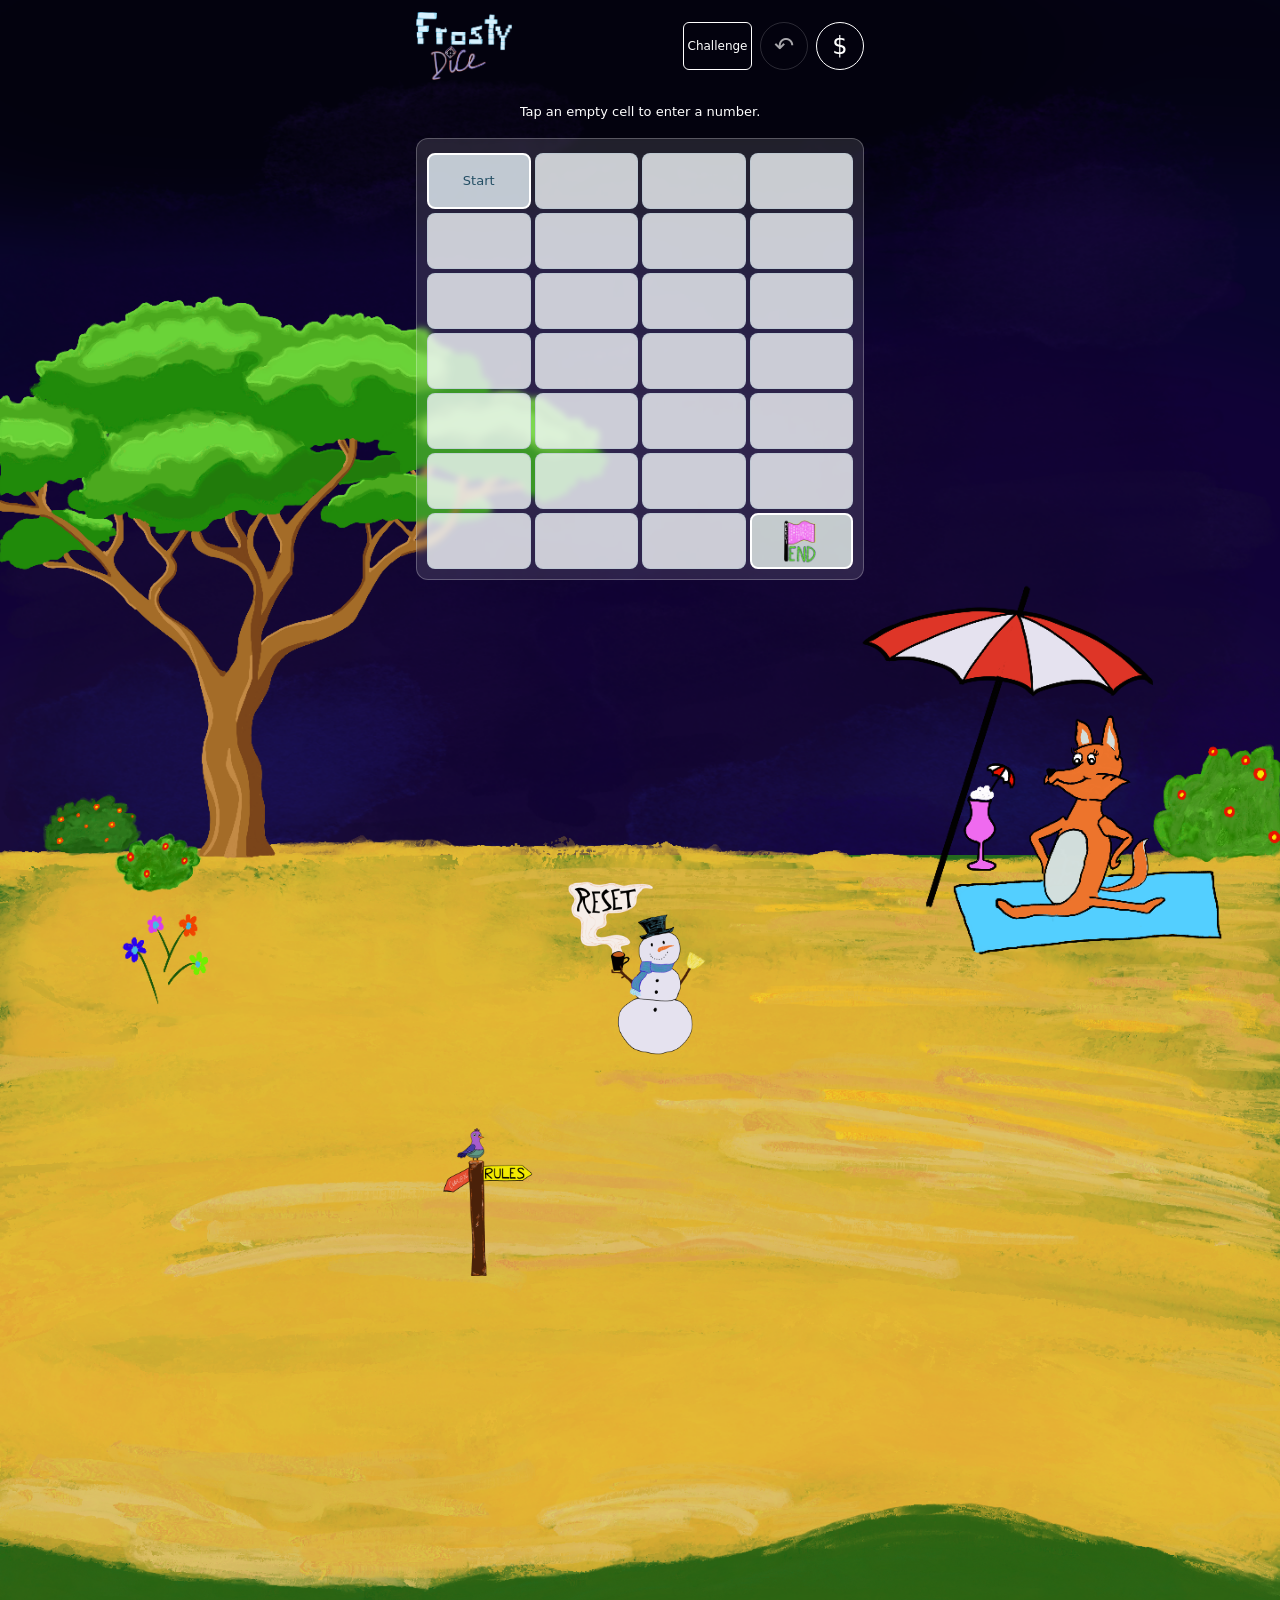
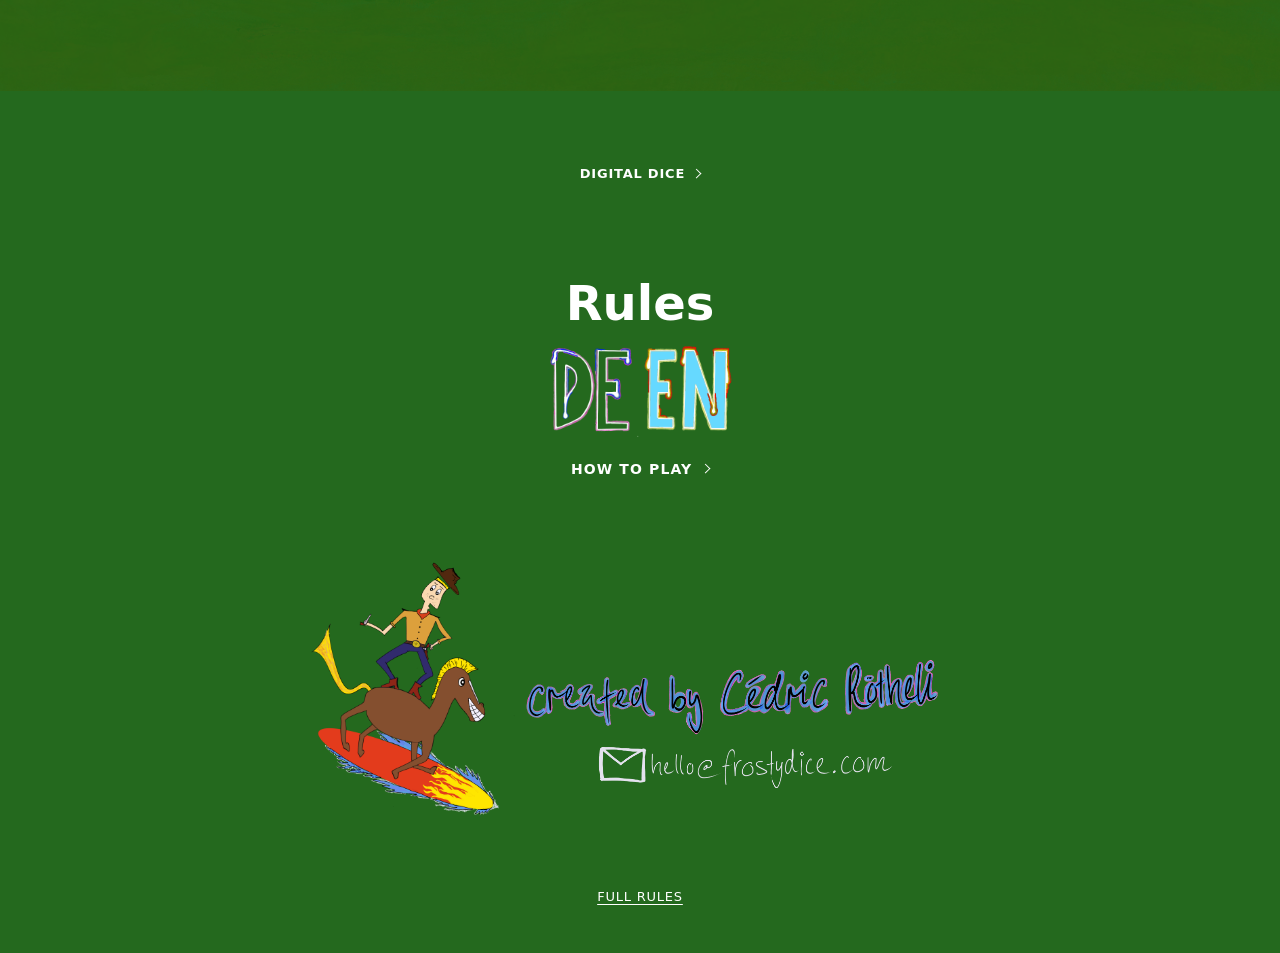
<file: index.html>
<!doctype html>
<html lang="en">
  <head>
    <meta charset="utf-8">
    <meta name="viewport" content="width=device-width, initial-scale=1">
    <meta name="theme-color" content="#03020e">
    <meta name="apple-mobile-web-app-capable" content="yes">
    <meta name="apple-mobile-web-app-title" content="Frosty Dice">
    <meta name="apple-mobile-web-app-status-bar-style" content="black">
    <meta name="description" content="A mobile-first companion for Frosty Dice, played together with physical dice.">
    <title>Frosty Dice</title>
    <link rel="icon" href="data:,">
    <link rel="manifest" href="./manifest.webmanifest">
    <link rel="apple-touch-icon" sizes="180x180" href="./assets/icons/apple-touch-icon.png">
    <script id="meadow-background">
      (() => {
        const meadows = ["background_meadow.png", "background_meadow_desert.png", "background_meadow_snow.png", "background_meadow_sea.png"];
        const meadow = meadows[Math.floor(Math.random() * meadows.length)];
        const image = new URL("./assets/" + meadow, document.baseURI).href;
        document.documentElement.style.setProperty("--background-meadow-image", 'url("' + image + '")');
      })();
    </script>
    <link rel="preload" as="image" href="./assets/digital_dice/dice_1.png">
    <link rel="preload" as="image" href="./assets/digital_dice/dice_2.png">
    <link rel="preload" as="image" href="./assets/digital_dice/dice_3.png">
    <link rel="preload" as="image" href="./assets/digital_dice/dice_4.png">
    <link rel="preload" as="image" href="./assets/digital_dice/dice_5.png">
    <link rel="preload" as="image" href="./assets/digital_dice/dice_6.png">
    <link rel="preload" as="image" href="./assets/receipt.png">
    <link rel="preload" as="image" href="./assets/receipt2.png">
    <link rel="preload" as="image" href="./assets/receipt3.png">
    <link rel="preload" as="image" href="./assets/receipt4.png">
    <link rel="preload" as="image" href="./assets/receipt6.png">
    <link rel="preload" as="image" href="./assets/receipt7.png">
    <link rel="stylesheet" href="./css/style.css?v=digital-dice-4">
    <link rel="stylesheet" href="./css/tutorial.css?v=two-player-tutorial-1">
    <link rel="stylesheet" href="./css/rules-page.css?v=rules-page-1">
    <link rel="stylesheet" href="./css/two-player.css?v=frontline-guides-2">
    <script type="module" src="./js/game-modes.js?v=two-player-tutorial-1"></script>
    <script type="module" src="./js/pwa.js"></script>
    <script type="module" src="./js/rules.js?v=rules-page-1"></script>
    <script type="module" src="./js/digital-dice.js?v=rules-page-1"></script>
    <script type="module" src="./js/tutorial.js?v=two-player-tutorial-1"></script>
  </head>
  <body>
    <main>
      <header class="page-header">
        <h1 class="page-title"><img src="./assets/frosty_dice_title_cropped.png" alt="Frosty Dice" width="1674" height="1187"></h1>
        <div class="game-stats">
          <button id="open-challenge" class="challenge-button" type="button" aria-haspopup="dialog" aria-controls="challenge-dialog">Challenge</button>
          <button id="undo-move" class="undo-button" type="button" aria-label="Undo last move" title="Undo last move" disabled><span aria-hidden="true">↶</span></button>
          <button id="open-receipt" class="receipt-button" type="button" aria-label="Open Frosty Fresh Goods receipt" aria-haspopup="dialog" aria-controls="receipt-dialog">$</button>
        </div>
      </header>

      <div id="classic-game">
      <div class="board-message">
        <p id="app-status" class="app-status" role="status" aria-atomic="true">Loading board…</p>
      </div>
      <section class="board-sheet" aria-label="Game board">
        <table id="game-board" class="board" aria-label="Game board" tabindex="-1">
          <caption class="visually-hidden">
            Four columns, A through D, and seven rows, 1 through 7.
            A1 is the start. D7 is the goal. Select an empty cell and type two digits to place a number.
            Select an eligible occupied cell for Freeze or Unfreeze.
          </caption>
          <thead id="board-columns" class="visually-hidden"></thead>
          <tbody id="board-rows"></tbody>
        </table>
        <p id="number-help" class="visually-hidden">Two digits, each from 1–6. Placement is attempted after the second digit. Leave the cell or press Escape to cancel.</p>
        <div id="attack-ice-actions" class="attack-ice-actions" role="group" aria-labelledby="attack-ice-label" hidden>
          <p id="attack-ice-label">Attack Ice · <span id="attack-ice-cell"></span></p>
          <div class="attack-ice-actions__controls">
            <button id="toggle-attack-ice" class="action-button" type="button">Freeze</button>
            <button id="cancel-attack-ice" class="action-button secondary-button" type="button">Cancel</button>
          </div>
        </div>
        <p id="street-bonus" class="street-bonus" hidden></p>
        <p id="goal-status" class="goal-status" role="status" hidden></p>
      </section>

      <p id="storage-status" class="storage-status" role="status" hidden></p>
      </div>
      <section id="two-player-game" class="two-player-game" aria-label="Two players on one device" hidden>
        <div class="two-player-frame">
          <h2 id="two-player-label-1" class="two-player-label two-player-label--top">Player 1</h2>
          <p id="two-player-feedback-1" class="two-player-feedback two-player-feedback--top" role="status" aria-atomic="true"></p>
          <div class="two-player-board-area">
            <div id="two-player-board-1" class="two-player-board" data-player="1" role="group" aria-label="Player 1 board" tabindex="-1"></div>
          </div>
          <svg id="two-player-duels" class="two-player-frontline" role="img" aria-label="Column scores" viewBox="0 0 286 112" preserveAspectRatio="none"></svg>
          <div class="two-player-board-area">
            <div id="two-player-board-2" class="two-player-board" data-player="2" role="group" aria-label="Player 2 board" tabindex="-1"></div>
          </div>
          <p id="two-player-feedback-2" class="two-player-feedback" role="status" aria-atomic="true"></p>
          <h2 id="two-player-label-2" class="two-player-label">Player 2</h2>
        </div>
        <p id="two-player-storage-status" class="two-player-storage" role="status" hidden></p>
      </section>
      <section class="reset-panel" aria-labelledby="new-game-heading">
        <h2 id="new-game-heading" class="visually-hidden">New game</h2>
        <div id="reset-confirmation" class="confirmation" hidden>
          <p id="reset-warning">Start a new game? Your board and local save will be cleared.</p>
          <button id="cancel-new-game" class="action-button secondary-button" type="button">Keep current game</button>
          <button id="confirm-new-game" class="action-button danger-button" type="button" aria-describedby="reset-warning">Clear game and start again</button>
        </div>
      </section>
      <noscript>
        <p>Enable JavaScript to display the board.</p>
      </noscript>
      <div class="meadow-controls">
        <a class="meadow-control rules-link" href="#rules" aria-label="View game rules">
          <img src="./assets/rules_button.png?v=d85019bc" alt="" width="232" height="232" decoding="async">
        </a>
        <button id="new-game" class="meadow-control reset-snowman" type="button" aria-label="New Game" aria-haspopup="dialog" aria-expanded="false" aria-controls="new-game-menu">
          <img src="./assets/reset_button.png" alt="" width="176" height="176" decoding="async">
        </button>
      </div>
    </main>
    <section id="digital-dice" class="digital-dice" aria-label="Digital Dice Machine" data-visible-dice="4" data-rolling="false" data-expanded="false">
      <button id="digital-dice-toggle" class="digital-dice__toggle" type="button" aria-expanded="false" aria-controls="digital-dice-panel">
        <span id="digital-dice-toggle-label">DIGITAL DICE</span>
        <span class="digital-dice__chevron" aria-hidden="true"></span>
      </button>
      <div id="digital-dice-panel" class="digital-dice__panel" aria-hidden="true" inert>
        <div class="digital-dice__panel-inner">
          <div id="digital-dice-machine" class="digital-dice__machine">
            <img class="digital-dice__cabinet" src="./assets/digital_dice/dice_machine.png" alt="" width="2048" height="2048" draggable="false">
            <div class="digital-dice__status" aria-live="polite" aria-atomic="true">
              <p id="digital-dice-label" hidden></p>
              <div id="digital-dice-chosen" class="digital-dice__chosen" hidden></div>
            </div>
            <div id="digital-dice-column" class="digital-dice__column" aria-label="Four dice">
              <button id="digital-die-0" class="digital-die" type="button" style="--digital-die-y:12.5%;--digital-die-width:50%" aria-label="Die showing 1" disabled><img src="./assets/digital_dice/dice_1.png" alt="" width="2048" height="2048" draggable="false"></button>
              <button id="digital-die-1" class="digital-die" type="button" style="--digital-die-y:37.5%;--digital-die-width:50%" aria-label="Die showing 2" disabled><img src="./assets/digital_dice/dice_2.png" alt="" width="2048" height="2048" draggable="false"></button>
              <button id="digital-die-2" class="digital-die" type="button" style="--digital-die-y:62.5%;--digital-die-width:50%" aria-label="Die showing 3" disabled><img src="./assets/digital_dice/dice_3.png" alt="" width="2048" height="2048" draggable="false"></button>
              <button id="digital-die-3" class="digital-die" type="button" style="--digital-die-y:87.5%;--digital-die-width:50%" aria-label="Die showing 4" disabled><img src="./assets/digital_dice/dice_4.png" alt="" width="2048" height="2048" draggable="false"></button>
            </div>
            <button id="digital-dice-lever" class="digital-dice__lever" type="button" aria-label="Roll four dice">
              <img src="./assets/digital_dice/dice_lever.png" alt="" width="300" height="700" draggable="false">
            </button>
            <img class="digital-dice__lever-base" src="./assets/digital_dice/dice_lever_base.png" alt="" width="300" height="300" draggable="false">
          </div>
        </div>
      </div>
    </section>
    <section id="rules" class="rules-illustration" aria-labelledby="rules-heading">
      <h2 id="rules-heading">Rules</h2>
      <div class="rules-language-selector" role="group" aria-label="Rules language">
        <img id="rules-fill-de" class="rules-language-selector__fill" src="./assets/language_de_fill.png" alt="" width="1024" height="512" aria-hidden="true" hidden>
        <img id="rules-fill-en" class="rules-language-selector__fill" src="./assets/language_en_fill.png" alt="" width="1024" height="512" aria-hidden="true">
        <img class="rules-language-selector__art" src="./assets/language_select.png" alt="" width="1024" height="512" aria-hidden="true">
        <button id="rules-language-de" class="rules-language-selector__button" type="button" lang="de" aria-label="Deutsch" aria-pressed="false" aria-controls="interactive-tutorial"></button>
        <button id="rules-language-en" class="rules-language-selector__button" type="button" lang="en" aria-label="English" aria-pressed="true" aria-controls="interactive-tutorial"></button>
      </div>
      <p id="two-player-help" class="two-player-help" hidden></p>
      <button id="tutorial-toggle" class="rules-disclosure" type="button" aria-expanded="false" aria-controls="tutorial-panel">
        <span id="tutorial-toggle-label">HOW TO PLAY</span><span class="rules-disclosure__chevron" aria-hidden="true"></span>
      </button>
      <div id="tutorial-panel" hidden>
        <section id="interactive-tutorial" class="tutorial" lang="en" aria-label="Interactive How to Play">
          <h3 id="tutorial-title" class="tutorial-title" aria-live="polite"></h3>
          <p id="tutorial-explanation" class="tutorial-explanation"></p>
          <div id="tutorial-stage" class="tutorial-stage">
            <figure id="tutorial-player-a" class="tutorial-player"></figure>
            <figure id="tutorial-player-b" class="tutorial-player" hidden></figure>
            <div id="tutorial-dice" class="tutorial-dice" role="img" hidden></div>
            <div id="tutorial-receipt" class="tutorial-receipt" hidden>
              <div class="tutorial-receipt__paper">
                <img class="tutorial-receipt__art" src="./assets/receipt.png" alt="" width="1440" height="3200" decoding="async">
                <dl class="tutorial-receipt__values">
                  <div><dt id="tutorial-board-value-label">BOARD VALUE</dt><dd id="tutorial-board-value"></dd></div>
                  <div><dt id="tutorial-spending-label">CHALLENGE</dt><dd id="tutorial-spending"></dd></div>
                  <div class="tutorial-receipt__total"><dt id="tutorial-balance-label">BALANCE (SALDO)</dt><dd id="tutorial-balance"></dd></div>
                </dl>
              </div>
            </div>
            <p id="tutorial-legend" class="tutorial-legend"></p>
          </div>
          <div class="tutorial-actions">
            <div id="tutorial-ice-options" class="tutorial-choice" role="group" hidden>
              <button id="tutorial-freeze" type="button">FREEZE</button>
              <button id="tutorial-unfreeze" type="button">UNFREEZE</button>
            </div>
            <div id="tutorial-final-views" class="tutorial-choice" role="group" hidden>
              <button id="tutorial-show-board" type="button">BOARD</button>
              <button id="tutorial-show-receipt" type="button">RECEIPT</button>
            </div>
          </div>
          <nav id="tutorial-navigation" class="tutorial-navigation" aria-label="Tutorial navigation">
            <div id="tutorial-progress" class="tutorial-progress" role="img"></div>
            <button id="tutorial-back" type="button" disabled>BACK</button>
            <button id="tutorial-next" type="button">NEXT</button>
          </nav>
        </section>
      </div>
    </section>
    <footer class="contact-illustration">
      <img src="./assets/surfing_cowboy.png" alt="A cowboy surfing on horseback" width="2048" height="2048" loading="lazy" decoding="async">
      <img src="./assets/contact_information.png" alt="Frosty Dice contact information" width="4096" height="1714" loading="lazy" decoding="async">
      <a id="full-rules-link" class="rules-page-link" href="./rules.html">FULL RULES</a>
    </footer>
    <dialog id="new-game-menu" class="new-game-menu" aria-labelledby="new-game-menu-heading">
      <h2 id="new-game-menu-heading">New Game</h2>
      <div id="new-game-options" class="new-game-menu__options">
        <button id="mode-3p-plus" class="new-game-menu__option" type="button" aria-controls="classic-game">
          <span id="new-game-3p-label">3+ Players</span><small id="new-game-3p-description">Classic Frosty Dice</small>
        </button>
        <button id="mode-2p" class="new-game-menu__option" type="button" aria-controls="two-player-game">
          <span id="new-game-2p-label">2 Players</span><small id="new-game-2p-description">One device · Frosty Frontline</small>
        </button>
      </div>
      <div id="new-game-confirmation" hidden>
        <p id="new-game-warning">Start a new game? Progress in the selected mode will be cleared. Your other game stays saved.</p>
        <div class="new-game-menu__actions">
          <button id="cancel-mode-switch" class="action-button secondary-button" type="button">Cancel</button>
          <button id="confirm-mode-switch" class="action-button" type="button" aria-describedby="new-game-warning">Start New Game</button>
        </div>
      </div>
      <p id="mode-status" class="visually-hidden" role="status" aria-atomic="true"></p>
    </dialog>
    <dialog id="challenge-dialog" class="challenge-dialog" aria-labelledby="challenge-heading" aria-describedby="bid-limit">
      <form id="challenge-form" class="challenge-content" novalidate>
        <h2 id="challenge-heading">MAKE YOUR BID</h2>
        <div id="challenge-banknote" class="challenge-banknote" data-phase="editing">
          <div id="challenge-note-shake" class="challenge-note__shake">
            <div id="challenge-note-rotor" class="challenge-note__rotor">
              <div id="challenge-bid-face" class="challenge-note__face challenge-note__bid">
                <img src="./assets/bid.png" alt="" width="2048" height="2048" decoding="async">
                <label class="visually-hidden" for="challenge-bid">Secret bid in Frosty Dollars</label>
                <input id="challenge-bid" class="challenge-bid" type="number" min="0" step="1" inputmode="numeric" autocomplete="off" aria-describedby="bid-limit bid-feedback">
              </div>
              <button id="reveal-bid" class="challenge-note__face challenge-note__cover" type="button" aria-label="Tap to reveal" aria-hidden="true" disabled hidden>
                <img src="./assets/bid_front.png" alt="" width="2048" height="2048" decoding="async">
              </button>
            </div>
          </div>
        </div>
        <p id="bid-limit" class="bid-limit"></p>
        <p id="bid-feedback" class="bid-feedback" role="status" aria-atomic="true"></p>
        <button id="confirm-bid" class="action-button challenge-confirm" type="submit">CONFIRM</button>
        <button id="close-challenge" class="challenge-close" type="button">CLOSE</button>
      </form>
    </dialog>
    <dialog id="receipt-dialog" class="receipt-dialog" aria-labelledby="receipt-heading">
      <h2 id="receipt-heading" class="visually-hidden">Frosty Fresh Goods receipt · Frosty Dollars</h2>
      <button id="close-receipt" class="receipt-close" type="button" aria-label="Close receipt" autofocus><span aria-hidden="true">×</span></button>
      <div class="receipt-paper">
        <img id="receipt-art" class="receipt-art" src="./assets/receipt.png" alt="" width="1440" height="3200" decoding="async">
        <div class="receipt-content">
          <div class="receipt-line receipt-board-value">
            <h3>BOARD VALUE</h3>
            <span id="receipt-board-value">$0</span>
          </div>
          <section class="receipt-challenges" aria-label="Challenge expenses">
            <p id="receipt-prior-spending" class="receipt-prior-spending" hidden></p>
            <ol id="receipt-history" class="receipt-history" tabindex="0" aria-label="Challenge transactions"></ol>
          </section>
          <div class="receipt-line receipt-total">
            <h3>BALANCE (SALDO)</h3>
            <span class="receipt-balance-value">
              <span class="receipt-sticker-clip" aria-hidden="true">
                <img id="receipt-sale-sticker" class="receipt-sale-sticker" src="./assets/sale_orange.png" alt="" width="1024" height="1024" decoding="async">
              </span>
              <span id="receipt-total" class="receipt-balance-amount">$<strong id="current-score">0</strong></span>
            </span>
          </div>
        </div>
      </div>
    </dialog>
  </body>
</html>
</file>
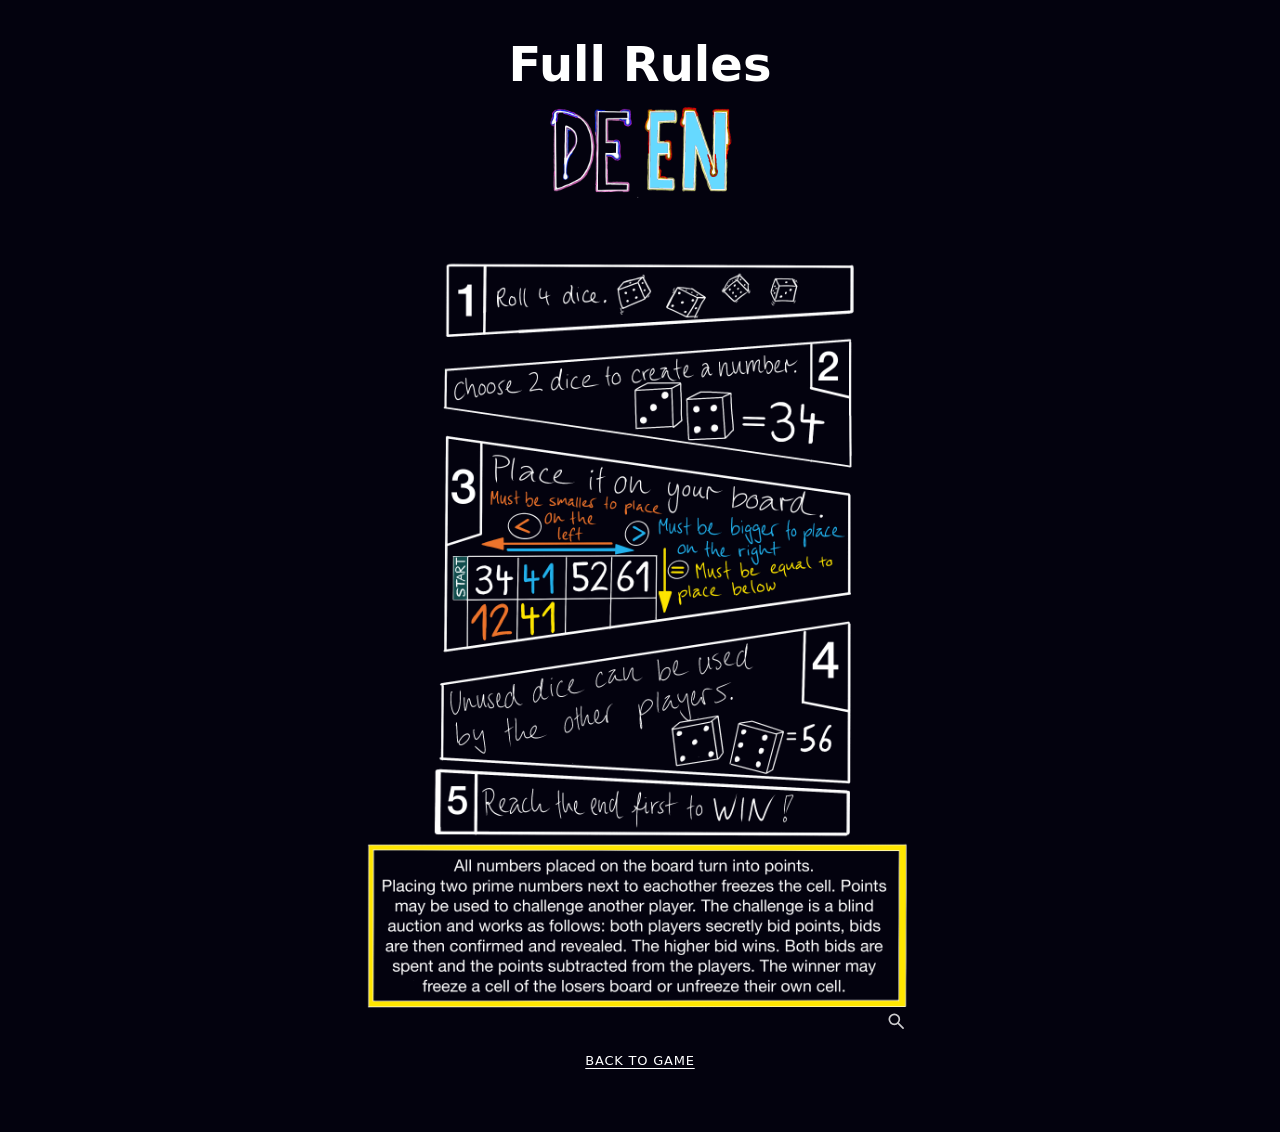
<file: rules.html>
<!doctype html>
<html lang="en">
  <head>
    <meta charset="utf-8">
    <meta name="viewport" content="width=device-width, initial-scale=1">
    <meta name="theme-color" content="#03020e">
    <meta name="apple-mobile-web-app-capable" content="yes">
    <meta name="apple-mobile-web-app-title" content="Frosty Dice">
    <meta name="apple-mobile-web-app-status-bar-style" content="black">
    <meta name="description" content="The complete illustrated Frosty Dice rules in English and German.">
    <title>Full Rules — Frosty Dice</title>
    <link rel="icon" href="data:,">
    <link rel="manifest" href="./manifest.webmanifest">
    <link rel="apple-touch-icon" sizes="180x180" href="./assets/icons/apple-touch-icon.png">
    <link rel="stylesheet" href="./css/style.css?v=digital-dice-4">
    <link rel="stylesheet" href="./css/rules-page.css?v=rules-page-1">
    <script type="module" src="./js/rules.js?v=rules-page-1"></script>
    <script type="module" src="./js/pwa.js"></script>
  </head>
  <body class="rules-page">
    <main id="rules" class="rules-illustration rules-page__content" aria-labelledby="rules-heading">
      <h1 id="rules-heading">Full Rules</h1>
      <div class="rules-language-selector" role="group" aria-label="Rules language">
        <img id="rules-fill-de" class="rules-language-selector__fill" src="./assets/language_de_fill.png" alt="" width="1024" height="512" aria-hidden="true" hidden>
        <img id="rules-fill-en" class="rules-language-selector__fill" src="./assets/language_en_fill.png" alt="" width="1024" height="512" aria-hidden="true">
        <img class="rules-language-selector__art" src="./assets/language_select.png" alt="" width="1024" height="512" aria-hidden="true">
        <button id="rules-language-de" class="rules-language-selector__button" type="button" lang="de" aria-label="Deutsch" aria-pressed="false" aria-controls="rules-image"></button>
        <button id="rules-language-en" class="rules-language-selector__button" type="button" lang="en" aria-label="English" aria-pressed="true" aria-controls="rules-image"></button>
      </div>
      <div class="rules-image-container">
        <img id="rules-image" src="./assets/Rules.png" alt="Hand-drawn Frosty Dice game rules" lang="en" width="2480" height="3508" loading="lazy" decoding="async">
        <button id="open-additional-rules" class="rules-additional-trigger" type="button" aria-label="Open Additional Rules" aria-haspopup="dialog" aria-controls="additional-rules-dialog" hidden>
          <svg class="rules-zoom-hint" viewBox="0 0 24 24" width="20" height="20" aria-hidden="true" focusable="false">
            <circle cx="10" cy="10" r="6"></circle>
            <path d="m14.5 14.5 6 6"></path>
          </svg>
        </button>
      </div>
      <a id="back-to-game" class="rules-page-link" href="./index.html">BACK TO GAME</a>
    </main>
    <dialog id="additional-rules-dialog" class="additional-rules-dialog" aria-labelledby="additional-rules-heading">
      <div class="additional-rules-header">
        <h2 id="additional-rules-heading">Additional Rules</h2>
        <button id="close-additional-rules" class="additional-rules-close" type="button" aria-label="Close Additional Rules" autofocus><span aria-hidden="true">×</span></button>
      </div>
      <div id="additional-rules-text" class="additional-rules-text" tabindex="0"></div>
    </dialog>
  </body>
</html>
</file>
<file: css/style.css>
:root {
  font-family: system-ui, sans-serif;
  color: #172b3a;
  background-color: var(--background-sky-color);
  line-height: 1.5;
  font-synthesis: none;

  /* Experimental scene controls. Larger horizon values move the meadow down. */
  /* Keep the sky fallback in sync with index.html's theme-color. */
  --background-sky-color: #03020e;
  --background-ground-color: #24691e;
  --background-viewport-height: 100vh;
  --background-min-height: 100vh;
  --background-horizon: calc(var(--background-viewport-height) * 0.95);
  --background-meadow-scale: 1;
  --background-meadow-image: url("../assets/background_meadow.png");
  --background-sky-scale: 1;
  --background-sky-position: 50% 0px;
  /* Fill stretches both ice assets to the cell; use contain/cover to revert the fit. */
  --ice-image-fit: fill;

  /* Sky and meadow canvases are 1440 × 3200; keep their aspect ratio. */
  --background-artwork-width: max(100vw, calc(var(--background-viewport-height) * 0.45));

  /* Landscape controls: positions refer to the painted ground below the horizon. */
  --meadow-painted-depth: calc(var(--background-artwork-width) * var(--background-meadow-scale) * 941 / 1440);
  --rules-signpost-y: 35%; /* Top edge, as a fraction of painted ground depth. */
  --rules-signpost-x: 16%; /* Horizontal center within the game/landscape column. */
  --rules-signpost-size: clamp(4.4rem, 20vw, 5.6rem); /* 80% of the previous visible width. */
  --reset-snowman-y: 12%; /* Center on the meadow layer's top, above the signpost. */
  --reset-snowman-x: 52%;
  --reset-snowman-size: clamp(8.5rem, 42vw, 11rem);

  /* Extra solid-green breathing room before Rules, independent of meadow anchors. */
  --rules-extra-space: 180px;

  /* Board glass: the outer sheet is much lighter than the readable cells. */
  --board-glass-opacity: 0.12;
  --board-glass-blur: 3px;
  --board-glass-border-opacity: 0.25;
  --board-cell-opacity: 0.80;
  --board-cell-border-opacity: 0.65;
  --board-selected-opacity: 0.94;
}

@supports (height: 100svh) {
  :root { --background-viewport-height: 100svh; }
}

/* Fill the current viewport without moving the stable painted horizon. */
@supports (height: 100dvh) {
  :root { --background-min-height: 100dvh; }
}

/* Without browser bars, raise only the meadow and its anchored controls. */
@media (display-mode: standalone) {
  :root { --background-horizon: calc(var(--background-viewport-height) * 0.85); }
}

* { box-sizing: border-box; }

[hidden] { display: none !important; }

html { min-height: 100%; }

@media (prefers-reduced-motion: no-preference) {
  html { scroll-behavior: smooth; }
}

body {
  position: relative;
  min-height: var(--background-min-height);
  margin: 0;
  padding: 12px max(12px, env(safe-area-inset-right)) max(16px, env(safe-area-inset-bottom)) max(12px, env(safe-area-inset-left));
  background-color: var(--background-sky-color);
  isolation: isolate;
}

/* Decorative layers: no layout space, extra scroll extent, or touch targets. */
body::before,
body::after {
  content: "";
  inset: 0;
  min-height: var(--background-min-height);
  background-repeat: no-repeat;
  pointer-events: none;
}

body::before {
  position: fixed;
  z-index: -2;
  background-color: var(--background-sky-color);
  background-image: url("../assets/background_sky.png");
  background-size: calc(var(--background-artwork-width) * var(--background-sky-scale)) auto;
  background-position: var(--background-sky-position);
}

body::after {
  /* Follow the full document height so painted ground continues below the fold. */
  position: absolute;
  z-index: -1;
  --meadow-width: calc(var(--background-artwork-width) * var(--background-meadow-scale));
  /* Clip the solid continuation below the horizon; keep plants visible above it. */
  padding-top: var(--background-horizon);
  background-color: var(--background-ground-color);
  /* Painted ground begins at y=2259: 2259 / 1440 anchors that edge, not the PNG top. */
  /* The empty final layer lets the color use content-box without clipping the PNG. */
  background-image: var(--background-meadow-image), none;
  background-origin: border-box;
  background-clip: border-box, content-box;
  background-size: var(--meadow-width) auto;
  background-position: center calc(var(--background-horizon) - var(--meadow-width) * 1.56875);
}

main {
  position: relative;
  /* Reserve meadow space after the game controls without moving any of them. */
  min-height: var(--background-horizon);
  max-width: 28rem;
  margin-inline: auto;
  overflow-wrap: break-word;
}

.rules-illustration {
  width: 96%;
  max-width: 36rem;
  /* The PNG has 941px of painted ground below its horizon on a 1440px canvas. */
  margin: calc(var(--background-artwork-width) * var(--background-meadow-scale) * 941 / 1440 + 1.5rem + var(--rules-extra-space)) auto 2rem;
  scroll-margin-top: 1.5rem;
}

.rules-illustration h2 {
  margin-bottom: 0.5rem;
  color: #fff;
  font-size: clamp(2rem, 8vw, 3rem);
  font-weight: 600;
  line-height: 1.2;
  text-align: center;
}

.rules-illustration img {
  display: block;
  width: 100%;
  height: auto;
}

.rules-image-container { position: relative; }

.rules-additional-trigger {
  position: absolute;
  padding: 0;
  border: 0;
  color: #fff;
  background: transparent;
  appearance: none;
  cursor: zoom-in;
  touch-action: manipulation;
}

.rules-additional-trigger:focus-visible {
  outline: 3px solid #66d9ff;
  outline-offset: 2px;
}

.rules-zoom-hint {
  position: absolute;
  top: calc(100% + 0.25rem);
  right: 0;
  fill: none;
  stroke: currentColor;
  stroke-width: 2;
  stroke-linecap: round;
  opacity: 0.8;
  pointer-events: none;
}

.additional-rules-dialog {
  --rules-safe-x: max(1rem, env(safe-area-inset-left), env(safe-area-inset-right));
  --rules-safe-y: max(1rem, env(safe-area-inset-top), env(safe-area-inset-bottom));
  width: min(32rem, calc(100% - var(--rules-safe-x) * 2));
  max-width: none;
  max-height: calc(100vh - var(--rules-safe-y) * 2);
  max-height: calc(100dvh - var(--rules-safe-y) * 2);
  margin: auto;
  padding: 0;
  border: 1px solid rgb(255 255 255 / 25%);
  border-radius: 0.85rem;
  color: #fff;
  background: rgb(12 38 44 / 90%);
  -webkit-backdrop-filter: blur(10px);
  backdrop-filter: blur(10px);
  overflow: hidden;
}

.additional-rules-dialog[open] {
  display: flex;
  flex-direction: column;
}

.additional-rules-dialog::backdrop { background: rgb(3 2 14 / 80%); }

.additional-rules-header {
  display: flex;
  flex: none;
  align-items: center;
  gap: 0.5rem;
  padding: 0.75rem 0.75rem 0.75rem 1.25rem;
}

.additional-rules-header h2 {
  flex: 1;
  min-width: 0;
  font-size: 1.25rem;
  line-height: 1.3;
  overflow-wrap: break-word;
}

.additional-rules-close {
  flex: none;
  width: 48px;
  min-height: 48px;
  padding: 0;
  border: 0;
  color: #fff;
  background: transparent;
  font: inherit;
  font-size: 2rem;
  line-height: 1;
  cursor: pointer;
  touch-action: manipulation;
}

.additional-rules-close:focus-visible,
.additional-rules-text:focus-visible { outline: 3px solid #66d9ff; outline-offset: -3px; }

.additional-rules-text {
  min-height: 0;
  padding: 0 1.25rem 1.25rem;
  overflow-y: auto;
  overscroll-behavior: contain;
  font-size: 1.125rem;
  line-height: 1.65;
}

.additional-rules-text p + p { margin-top: 1rem; }

.rules-language-selector {
  position: relative;
  width: 40%;
  min-width: 7rem;
  max-width: 12rem;
  min-height: 48px;
  margin: 0 auto 0.5rem;
  isolation: isolate;
}

.rules-language-selector__fill {
  position: absolute;
  inset: 0;
  pointer-events: none;
}

.rules-language-selector__art {
  position: relative;
  z-index: 1;
  pointer-events: none;
}

.rules-language-selector__button {
  position: absolute;
  z-index: 2;
  top: 0;
  left: 0;
  width: 50%;
  height: 100%;
  min-width: 48px;
  min-height: 48px;
  padding: 0;
  border: 0;
  background: transparent;
  appearance: none;
  cursor: pointer;
  touch-action: manipulation;
}

#rules-language-en { left: 50%; }

.rules-language-selector__button:focus-visible {
  outline: 3px solid #fff;
  outline-offset: 2px;
}

.contact-illustration {
  display: grid;
  /* Share transparent PNG margins while keeping the visible artwork separated. */
  grid-template-columns: minmax(0, 26fr) minmax(0, 12fr) minmax(0, 62fr);
  align-items: center;
  column-gap: 0;
  width: 100%;
  max-width: 44rem;
  margin: 2rem auto 1rem;
}

.contact-illustration img {
  display: block;
  grid-row: 1;
  min-width: 0;
  width: 100%;
  height: auto;
}

.contact-illustration img:first-child {
  grid-column: 1 / 3;
  width: 130%;
  margin-left: -20%;
}
.contact-illustration img:last-child { grid-column: 2 / 4; }

h1 {
  margin: 0;
  font-size: 1.125rem;
  line-height: 1.2;
}

h2 { margin: 0; font-size: 1rem; }

p { margin: 0; }

.page-header {
  display: flex;
  flex-wrap: wrap;
  align-items: center;
  justify-content: space-between;
  gap: 0.5rem 1rem;
  margin-bottom: 0.75rem;
  color: #fff;
}

.page-title {
  flex-shrink: 0;
  width: clamp(4.5rem, 24vw, 6rem);
}

.page-title img {
  display: block;
  width: 100%;
  height: auto;
}

.game-stats {
  display: flex;
  align-items: center;
  gap: 0.5rem;
}

.undo-button {
  flex: none;
  width: 48px;
  min-height: 48px;
  padding: 0;
  border: 1px solid rgb(255 255 255 / 55%);
  border-radius: 50%;
  color: #fff;
  -webkit-text-fill-color: currentColor;
  background-color: transparent;
  appearance: none;
  font: inherit;
  font-size: 1.5rem;
  cursor: pointer;
  touch-action: manipulation;
}

.undo-button:disabled {
  border-color: rgb(255 255 255 / 25%);
  opacity: 0.65;
  cursor: default;
}

.undo-button:focus-visible { outline-color: #fff; }

.challenge-button {
  flex: none;
  min-height: 48px;
  padding: 0 3.5px;
  border: 0.5px solid #fff;
  border-radius: 0.375rem;
  color: #fff;
  background: transparent;
  font: inherit;
  font-size: 0.75rem;
  cursor: pointer;
  touch-action: manipulation;
}

.challenge-button:focus-visible { outline-color: #fff; }

.receipt-button {
  flex: none;
  width: 48px;
  min-height: 48px;
  padding: 0;
  border: 1px solid #fff;
  border-radius: 50%;
  color: #fff;
  background: transparent;
  font: inherit;
  font-size: 1.5rem;
  cursor: pointer;
  touch-action: manipulation;
}

.receipt-button:focus-visible { outline-color: #fff; }

.board-sheet {
  position: relative;
  padding: 6px;
  border: 1px solid rgb(255 255 255 / var(--board-glass-border-opacity));
  border-radius: 0.75rem;
  background-color: rgb(255 255 255 / var(--board-glass-opacity));
  -webkit-backdrop-filter: blur(var(--board-glass-blur));
  backdrop-filter: blur(var(--board-glass-blur));
}

.board {
  width: 100%;
  margin-inline: auto;
  table-layout: fixed;
  border-spacing: 4px;
}

.board th,
.board td {
  padding: 0;
  text-align: center;
}

.board th {
  color: #fff;
  font-size: 0.875rem;
  font-weight: 600;
}

.street-marker {
  position: absolute;
  z-index: 1;
  top: 3px;
  right: 3px;
  color: #705513;
  font-size: 0.75rem;
  line-height: 1.2;
}

.board-row--street .board-cell {
  box-shadow: inset 0 0 0 2px #bf9e35;
  background-color: rgb(255 247 221 / var(--board-cell-opacity));
}

.board-cell {
  position: relative;
  display: flex;
  flex-direction: column;
  align-items: center;
  justify-content: center;
  gap: 0.125rem;
  width: 100%;
  min-width: 0;
  min-height: clamp(3rem, 12vw, 3.5rem);
  padding: 4px;
  border: 1px solid rgb(183 199 210 / var(--board-cell-border-opacity));
  border-radius: 0.5rem;
  color: #172b3a;
  background-color: rgb(244 248 251 / var(--board-cell-opacity));
  font: inherit;
  font-variant-numeric: tabular-nums;
  appearance: none;
  touch-action: manipulation;
  cursor: pointer;
}

.board-cell--occupied { background-color: rgb(255 255 255 / var(--board-cell-opacity)); }

.board-cell:disabled {
  opacity: 1;
  -webkit-text-fill-color: currentColor;
  cursor: default;
}

.board-cell--start {
  color: #244f65;
  background-color: rgb(233 244 250 / var(--board-cell-opacity));
}

.board-cell--goal {
  color: #285b48;
  background-color: rgb(234 245 239 / var(--board-cell-opacity));
}

.board-cell--selected {
  border: 2px solid #275e75;
  background-color: rgb(233 244 250 / var(--board-selected-opacity));
  box-shadow: inset 0 0 0 1px #275e75;
}

/* Reuse the existing 2px endpoint borders, including during inline entry. */
.board-cell--start,
.board-cell--goal {
  border: 2px solid #ffffff;
}

.board-cell__marker {
  font-size: 0.6875rem;
  font-weight: 600;
  line-height: 1.2;
}

.board-cell__hint {
  font-size: 0.8125rem;
  font-weight: 500;
  line-height: 1.2;
  pointer-events: none;
}

.board-cell__flag {
  position: absolute;
  top: 50%;
  left: 50%;
  width: 110%;
  height: 110%;
  object-fit: contain;
  transform: translate(-50%, -50%);
  pointer-events: none;
}

.board-cell__value {
  font-size: 1.375rem;
  font-weight: 700;
  line-height: 1.2;
}

.board-cell__ice-layer {
  position: absolute;
  inset: 0;
  z-index: 0;
  pointer-events: none;
}

.board-cell__ice {
  display: block;
  width: 100%;
  height: 100%;
  padding: 0;
  object-fit: var(--ice-image-fit);
  pointer-events: none;
}

.board-cell--frozen,
.board-cell--attack-iced {
  overflow: hidden;
  isolation: isolate;
}

.board-cell--frozen .board-cell__value,
.board-cell--frozen .board-cell__marker,
.board-cell--attack-iced .board-cell__value,
.board-cell--attack-iced .board-cell__marker {
  position: relative;
  z-index: 1;
  color: #172b3a;
  text-shadow: 0 0 3px #fff;
}

button:focus-visible,
input:focus-visible {
  outline: 3px solid #275e75;
  outline-offset: 2px;
}

.attack-ice-actions {
  margin: 0.5rem 4px 0;
  padding-top: 0.5rem;
  border-top: 1px solid #c6d4df;
}

.attack-ice-actions > p {
  margin-bottom: 0.375rem;
  font-size: 0.875rem;
  font-weight: 600;
}

.attack-ice-actions__controls {
  display: flex;
  gap: 6px;
}

.board-cell--entry {
  /* Match placed numbers, stay above Safari's 16px input-zoom threshold. */
  height: clamp(3rem, 12vw, 3.5rem);
  font-size: 1.375rem;
  font-weight: 700;
  line-height: 1.2;
  text-align: center;
  cursor: text;
}

.action-button {
  width: 100%;
  min-height: 48px;
  min-width: 0;
  padding: 10px 12px;
  border: 1px solid #244f65;
  border-radius: 0.5rem;
  color: #fff;
  background-color: #244f65;
  font: inherit;
  font-weight: 600;
  cursor: pointer;
  touch-action: manipulation;
}

.secondary-button {
  border-color: #879ead;
  color: #244f65;
  background-color: #fff;
}

.danger-button {
  border-color: #7d3d23;
  background-color: #7d3d23;
}

.goal-status {
  margin: 0.5rem 4px 0;
  padding: 0.5rem;
  border: 1px solid #35705b;
  border-radius: 0.5rem;
  color: #285b48;
  background-color: #eaf5ef;
  font-size: 0.875rem;
  font-weight: 600;
}

.street-bonus {
  margin: 0.375rem 4px 0;
  color: #705513;
  font-size: 0.8125rem;
  font-weight: 600;
}

.board-message {
  /* Always reserve two lines, even when cell actions temporarily hide the text. */
  display: flex;
  align-items: center;
  justify-content: center;
  height: 2.5rem;
  margin-bottom: 0.375rem;
}

.app-status {
  max-height: 100%;
  overflow-y: auto;
  overflow-wrap: anywhere;
  color: #fff;
  font-size: 0.8125rem;
  line-height: 1.25rem;
  text-align: center;
}

.storage-status,
noscript p {
  margin-top: 0.5rem;
  color: #496173;
  font-size: 0.8125rem;
}

.reset-panel { margin-top: 0; }

.meadow-controls {
  /* main already reserves the horizon height; grow past unusually tall game UI. */
  position: absolute;
  top: 100%;
  left: 0;
  width: 100%;
  height: var(--meadow-painted-depth);
  pointer-events: none;
}

.meadow-control {
  position: absolute;
  display: block;
  min-width: 48px;
  min-height: 48px;
  padding: 0;
  border: 0;
  background: none;
  appearance: none;
  line-height: 0;
  text-decoration: none;
  cursor: pointer;
  touch-action: manipulation;
  pointer-events: auto;
}

.meadow-control img {
  display: block;
  width: 100%;
  height: auto;
  max-width: none;
  pointer-events: none;
}

.rules-link {
  top: var(--rules-signpost-y);
  left: var(--rules-signpost-x);
  width: min(var(--rules-signpost-size), 24%);
  aspect-ratio: 987 / 1631;
  /* Extend upward by 353 source pixels; keep the original signpost's Y=508 anchor. */
  transform: translate(-50%, calc(-100% * 353 / 1631));
  /* Exclude only transparent padding from the hit area; keep all drawn pixels. */
  overflow: hidden;
}

.rules-link img {
  /* 2048px canvas; complete painted bounds, including bird: x=361..1348, y=155..1786. */
  position: absolute;
  width: calc(100% * 2048 / 987);
  left: calc(100% * -361 / 987);
  top: calc(100% * -155 / 1631);
}

.reset-snowman {
  top: var(--reset-snowman-y);
  left: var(--reset-snowman-x);
  width: min(var(--reset-snowman-size), 45%);
  transform: translate(-50%, -50%);
}

.meadow-control:focus-visible {
  outline: 2px solid #fff;
  outline-offset: 4px;
}

.confirmation {
  margin-top: 0.5rem;
  padding: 0.75rem;
  border: 1px solid #7d3d23;
  border-radius: 0.75rem;
  background-color: #fff0e7;
}

.confirmation .action-button { margin-top: 0.5rem; }

.visually-hidden {
  position: absolute;
  width: 1px;
  height: 1px;
  padding: 0;
  border: 0;
  overflow: hidden;
  clip-path: inset(50%);
}

/* Native top-layer dialog: opening it adds no space to the game or landscape. */
.challenge-dialog {
  width: min(100% - 1.5rem, 25rem);
  max-width: none;
  max-height: calc(100% - 1.5rem);
  margin: auto;
  padding: 0.75rem;
  border: 0;
  color: #fff;
  background: transparent;
  overflow-y: auto;
  overscroll-behavior: contain;
}

.challenge-dialog::backdrop { background: rgb(3 2 14 / 82%); }

.challenge-content {
  display: flex;
  flex-direction: column;
  align-items: center;
  text-align: center;
}

.challenge-content h2 { font-size: 1.125rem; letter-spacing: 0.06em; }

.challenge-banknote {
  position: relative;
  width: min(100%, 55svh);
  margin-block: -0.5rem;
  container-type: inline-size;
  aspect-ratio: 1;
  perspective: 1000px;
}

.challenge-banknote img { display: block; width: 100%; height: auto; }

.challenge-note__shake,
.challenge-note__rotor,
.challenge-note__face {
  position: absolute;
  inset: 0;
  width: 100%;
  height: 100%;
}

.challenge-note__shake { transform-style: preserve-3d; }

.challenge-note__rotor {
  transform-style: preserve-3d;
  transform: rotateY(var(--bid-turn, 0deg));
  transition: transform var(--bid-flip-duration) ease-in-out;
}

.challenge-banknote[data-phase="editing"] .challenge-note__rotor { transition: none; }
.challenge-banknote[data-phase="flipping-to-revealed"] .challenge-note__rotor {
  transition-duration: var(--bid-reveal-duration);
}
.challenge-banknote[data-phase="flipping-to-hidden"],
.challenge-banknote[data-phase="hidden"],
.challenge-banknote[data-phase="shaking"] { --bid-turn: 180deg; }
.challenge-banknote[data-phase="flipping-to-revealed"],
.challenge-banknote[data-phase="revealed"] { --bid-turn: 360deg; }

.challenge-note__face,
.challenge-note__face img,
.challenge-bid {
  -webkit-backface-visibility: hidden;
  backface-visibility: hidden;
}

.challenge-note__bid { transform: rotateY(0deg); }
.challenge-note__cover {
  padding: 0;
  border: 0;
  background: transparent;
  appearance: none;
  transform: rotateY(180deg);
  cursor: pointer;
  touch-action: manipulation;
}

.challenge-note__face img { height: 100%; object-fit: contain; pointer-events: none; }
.challenge-note__cover img {
  /* Align painted centers: both 2048px canvases have equal 1977px artwork widths. */
  transform: translate(0.244%, -7.642%);
}
.challenge-note__cover:focus-visible { outline-color: #fff; outline-offset: -4px; }

.challenge-banknote[data-phase="shaking"] .challenge-note__shake {
  animation: frosty-dollar-shake var(--bid-shake-duration) ease-in-out;
}

@keyframes frosty-dollar-shake {
  0%, 100% { transform: translateX(0); }
  /* First 400ms: restrained anticipation; next 800ms: irregular buildup. */
  8% { transform: translateX(-0.3px); }
  17% { transform: translateX(0.5px); }
  24% { transform: translateX(-0.4px); }
  33.333333% { transform: translateX(0.75px); }
  41% { transform: translateX(-1.1px); }
  49% { transform: translateX(1.6px); }
  56% { transform: translateX(-1.3px); }
  63% { transform: translateX(2.4px); }
  71% { transform: translateX(-2.1px); }
  78% { transform: translateX(3.2px); }
  84% { transform: translateX(-3.6px); }
  90% { transform: translateX(4px); }
  95% { transform: translateX(-2.5px); }
}

@media (prefers-reduced-motion: reduce) {
  .challenge-note__rotor { transform: none; transition: none; }
  .challenge-note__cover { transform: none; }
  .challenge-banknote[data-phase="shaking"] .challenge-note__shake { animation: none; }
}

.challenge-bid {
  position: absolute;
  /* Centre of the illustrated circle on the untouched 2048px square canvas. */
  left: 50.3%;
  top: 46%;
  transform: translate(-50%, -50%);
  width: 36%;
  min-height: 48px;
  padding: 0;
  border: 0;
  border-radius: 0;
  color: #10260e;
  -webkit-text-fill-color: currentColor;
  background: transparent;
  font: inherit;
  font-size: clamp(2rem, 10vw, 3.25rem);
  /* Scale with the banknote so four tabular digits fit within its circle. */
  font-size: clamp(2rem, 13cqw, 3.5rem);
  font-weight: 700;
  font-variant-numeric: tabular-nums;
  line-height: 1.2;
  text-align: center;
  appearance: textfield;
  -moz-appearance: textfield;
}

.challenge-bid::-webkit-inner-spin-button,
.challenge-bid::-webkit-outer-spin-button { margin: 0; -webkit-appearance: none; }

.challenge-bid:read-only { cursor: default; }
.challenge-bid:disabled { opacity: 1; }
.bid-limit { min-height: 1.5em; font-size: 0.8125rem; }
.bid-feedback { min-height: 2.5rem; padding-top: 0.25rem; font-size: 0.875rem; }
.challenge-confirm { width: min(100%, 14rem); }
.challenge-confirm:disabled { opacity: 0.65; cursor: default; }

.challenge-close {
  min-width: 80px;
  min-height: 48px;
  padding: 0.5rem;
  border: 0;
  color: #fff;
  background: transparent;
  font: inherit;
  font-size: 0.8125rem;
  cursor: pointer;
  touch-action: manipulation;
}

.challenge-close:focus-visible { outline-color: #fff; }

/* Full, unchanged 1440 × 3200 artwork; only its blank centre receives HTML. */
.receipt-dialog {
  width: min(100% - 1rem, 30rem);
  max-width: none;
  max-height: calc(100% - 1rem);
  margin: auto;
  padding: max(0.25rem, env(safe-area-inset-top)) 0 max(0.25rem, env(safe-area-inset-bottom));
  border: 0;
  background: transparent;
  color: #171710;
  overflow-y: auto;
  overflow-x: hidden;
  overscroll-behavior: contain;
}

.receipt-dialog::backdrop { background: rgb(3 2 14 / 82%); }

.receipt-paper {
  position: relative;
  container-type: inline-size;
}

.receipt-dialog[open] .receipt-paper {
  animation: receipt-arrive 450ms cubic-bezier(0.2, 0.7, 0.3, 1) both;
}

.receipt-art { display: block; width: 100%; height: auto; pointer-events: none; }

.receipt-content {
  --receipt-section-gap: 0.65em;
  --receipt-history-extra-height: 3.4em; /* Two rows: 2 × (1.4em line + 0.3em padding). */
  position: absolute;
  /* Blank area: x ≈ 302–1181, y ≈ 1216–2032 on the original canvas. */
  left: 21%;
  right: 18%;
  top: 38%;
  height: 25.5%;
  display: flex;
  flex-direction: column;
  gap: var(--receipt-section-gap);
  font-family: "American Typewriter", "Courier New", Courier, monospace;
  font-size: 0.875rem;
  font-size: clamp(0.75rem, 3.8cqw, 0.9375rem);
  font-weight: 400;
  line-height: 1.4;
  font-variant-numeric: tabular-nums;
}

.receipt-content h3 { margin: 0; font: inherit; }
.receipt-content strong { font: inherit; }
.receipt-line { display: grid; grid-template-columns: max-content minmax(0, 1fr) max-content; align-items: baseline; gap: 0.35em; }
.receipt-line > span { white-space: nowrap; }
.receipt-board-value { font-size: 0.9375rem; font-size: clamp(0.8125rem, 4.1cqw, 1rem); }
.receipt-challenges {
  display: flex;
  flex: 1;
  min-height: 0;
  flex-direction: column;
  gap: 0.25em;
  /* Grow within the existing whitespace, preserving the balance's flow position. */
  margin-top: calc(0px - var(--receipt-section-gap));
  margin-bottom: calc(var(--receipt-section-gap) - var(--receipt-history-extra-height));
}
.receipt-history { flex: 1; min-height: 0; margin: 0; padding: 0; list-style: none; overflow-y: auto; overscroll-behavior: contain; }
.receipt-transaction { display: grid; grid-template-columns: max-content minmax(0, 1fr) max-content; align-items: baseline; gap: 0.35em; padding-block: 0.15em; font-weight: 400; }
.receipt-board-value::after,
.receipt-transaction::after { content: ""; grid-column: 2; grid-row: 1; border-bottom: 1px dotted currentColor; }
.receipt-board-value > span,
.receipt-transaction span:last-child { grid-column: 3; grid-row: 1; text-align: right; white-space: nowrap; }
.receipt-prior-spending, .receipt-empty { font-size: 0.85em; }
.receipt-total {
  --receipt-balance-offset-x: -4cqw;
  --receipt-balance-offset-y: 20px;
  --receipt-balance-value-width: clamp(5rem, 25cqw, 8rem);
  --receipt-sticker-right: calc(-2cqw + 20px);
  --receipt-sticker-scale: 0.8;
  --receipt-amount-shift-left: 0px;
  --receipt-balance-amount-width: 6ch;
  --receipt-balance-amount-font-size: clamp(1.25rem, 6.4cqw, 1.75rem);
  --receipt-balance-line-thickness: 1px;
  --receipt-balance-line-gap: 8px;
  --receipt-balance-line-inset: 7cqw; /* About 9% of the visible paper's width. */
  position: relative;
  top: var(--receipt-balance-offset-y);
  isolation: isolate;
  flex: none;
  grid-template-columns: max-content minmax(0, 1fr);
  align-items: center;
  gap: 0.4em;
  min-height: clamp(4.5rem, 19cqw, 5.5rem);
  /* Use the blank paper to the right without changing the other receipt rows. */
  margin-right: -8cqw;
  /* Retain the old border's layout space; draw the inset lines separately. */
  border-top: 1px solid transparent;
  padding-top: 0.4em;
}

.receipt-total::before,
.receipt-total::after {
  content: "";
  position: absolute;
  z-index: 0;
  /* Paper spans roughly 12–90cqw; the balance row begins at 21cqw. */
  left: calc(var(--receipt-balance-line-inset) - 9cqw);
  right: var(--receipt-balance-line-inset);
  top: calc(50% + 0.2em);
  border-top: var(--receipt-balance-line-thickness) solid currentColor;
  pointer-events: none;
}

.receipt-total::before { margin-top: calc(-0.6 * var(--receipt-balance-amount-font-size) - var(--receipt-balance-line-gap) - var(--receipt-balance-line-thickness)); }
.receipt-total::after { margin-top: calc(0.6 * var(--receipt-balance-amount-font-size) + var(--receipt-balance-line-gap)); }
.receipt-total h3 { position: relative; z-index: 2; font-size: 0.9375rem; font-size: clamp(0.8125rem, 4.1cqw, 1.125rem); font-weight: 400; white-space: nowrap; }
.receipt-balance-value {
  position: relative;
  z-index: 1;
  left: var(--receipt-balance-offset-x);
  isolation: isolate;
  display: flex;
  align-items: center;
  justify-self: stretch;
  align-self: stretch;
  min-width: var(--receipt-balance-value-width);
  /* Keep the amount inside its grid column even with the shared left offset. */
  padding-left: max(0px, calc(0px - var(--receipt-balance-offset-x)));
}
.receipt-balance-amount {
  position: relative;
  z-index: 1;
  flex: none;
  width: var(--receipt-balance-amount-width);
  margin-left: auto;
  /* Auto margin yields first on narrow screens, keeping text clear of the label. */
  margin-right: var(--receipt-amount-shift-left);
  color: #000;
  font-size: 1.5rem;
  font-size: var(--receipt-balance-amount-font-size);
  font-weight: 400;
  line-height: 1.2;
  text-align: left;
  white-space: nowrap;
}

/* Clip only the decoration; text stays outside this independently sized box. */
.receipt-sticker-clip { position: absolute; top: 0; bottom: 0; right: -5cqw; width: calc(var(--receipt-balance-value-width) + 5cqw); z-index: 0; overflow: hidden; pointer-events: none; }
.receipt-sale-sticker { position: absolute; top: 50%; right: var(--receipt-sticker-right); width: clamp(7.25rem, 31cqw, 10rem); height: auto; transform-origin: center; transform: translateY(-50%) rotate(-8deg) scale(var(--receipt-sticker-scale)); pointer-events: none; }

.receipt-close {
  position: sticky;
  top: 0;
  z-index: 1;
  display: block;
  width: 48px;
  min-height: 48px;
  margin: 0 0 -48px auto;
  padding: 0;
  border: 0;
  color: #fff;
  background: transparent;
  font: inherit;
  font-size: 1.5rem;
  cursor: pointer;
  touch-action: manipulation;
}

.receipt-close:focus-visible { outline-color: #fff; }

@keyframes receipt-arrive {
  from { transform: translateY(-2rem); opacity: 0; }
  to { transform: translateY(0); opacity: 1; }
}

@media (prefers-reduced-motion: reduce) {
  .receipt-dialog[open] .receipt-paper { animation: none; }
}

/* 1800 × 1900 composition: the 2048px PNG is offset -260px; all painted art fits. */
.digital-dice {
  --digital-cabinet-left: -14.444%;
  --digital-cabinet-width: 113.778%;
  --digital-source-width: 2048;
  --digital-mobile-pole-edge: 2019; /* Shorter pole tip; longer tip at x=2032 may extend offscreen. */
  --digital-page-inset-left: max(12px, env(safe-area-inset-left));
  --digital-page-inset-right: max(12px, env(safe-area-inset-right));
  --digital-selection-gap: 0.25rem;
  --digital-status-left: 25.556%;
  --digital-status-top: 17.368%;
  --digital-status-width: 34.444%;
  --digital-column-left: 26.111%;
  --digital-column-top: 17.368%;
  --digital-column-width: 33.333%;
  --digital-column-height: 72.632%;
  --digital-lever-left: 9.944%;
  --digital-lever-top: 32.632%;
  --digital-lever-width: 10%;
  --digital-base-left: 15.5%;
  --digital-base-top: 49.105%;
  --digital-base-width: 5.556%;
  width: min(100%, 32rem);
  /* Main and its illustrated controls retain all existing horizon/ground anchors. */
  margin: calc(var(--meadow-painted-depth) + 3rem) auto 0;
}

.digital-dice__toggle { display: flex; align-items: center; justify-content: center; gap: 0.5rem; min-height: 44px; margin: 0 auto; padding: 0.25rem 0.5rem; border: 0; color: #fff; background: transparent; font: inherit; font-size: 0.8125rem; font-weight: 600; letter-spacing: 0.06em; cursor: pointer; touch-action: manipulation; }
.digital-dice__toggle:focus-visible { outline-color: #fff; }
.digital-dice__chevron { width: 0.45rem; height: 0.45rem; border-right: 1.5px solid currentColor; border-bottom: 1.5px solid currentColor; transform: rotate(-45deg); transition: transform 300ms ease; }
.digital-dice[data-expanded="true"] .digital-dice__chevron { transform: rotate(45deg); }
/* Animate only the wrapper's height: the mounted machine keeps its full geometry. */
.digital-dice__panel { display: grid; grid-template-rows: 0fr; opacity: 0; visibility: hidden; transition: grid-template-rows 300ms ease, opacity 300ms ease, visibility 0s linear 300ms; }
.digital-dice[data-expanded="true"] .digital-dice__panel { grid-template-rows: 1fr; opacity: 1; visibility: visible; transition-delay: 0s; }
.digital-dice__panel-inner { min-height: 0; overflow: hidden; }
.digital-dice__machine { position: relative; aspect-ratio: 1800 / 1900; container-type: inline-size; overflow: hidden; }
.digital-dice img { display: block; height: auto; pointer-events: none; user-select: none; -webkit-user-drag: none; }
.digital-dice__cabinet { position: absolute; left: var(--digital-cabinet-left); top: 0; width: var(--digital-cabinet-width); }
.digital-dice__status { position: absolute; z-index: 1; left: var(--digital-status-left); top: var(--digital-status-top); width: var(--digital-status-width); margin-bottom: var(--digital-selection-gap); display: flex; flex-direction: column; align-items: center; justify-content: center; gap: 2px; color: #172b3a; font-size: clamp(0.875rem, 4.5cqw, 1.125rem); font-weight: 600; line-height: 1.2; text-align: center; }
.digital-dice__chosen { display: flex; align-items: center; gap: 4px; }
.digital-dice__chosen-value { min-width: 44px; min-height: 44px; padding: 0.25rem; border: 1px solid #6a4525; border-radius: 0.3rem; color: inherit; background: transparent; font: inherit; cursor: pointer; touch-action: manipulation; }
.digital-dice__column { position: absolute; left: var(--digital-column-left); top: calc(var(--digital-column-top) + var(--digital-selection-space, 0%)); width: var(--digital-column-width); height: calc(var(--digital-column-height) - var(--digital-selection-space, 0%)); transition: top 250ms ease, height 250ms ease; }
.digital-die { position: absolute; left: 50%; top: var(--digital-die-y); width: var(--digital-die-width); aspect-ratio: 1; padding: 0; border: 0; border-radius: 15%; background: transparent; overflow: hidden; transform: translate(-50%, -50%); transition: top 250ms ease, width 250ms ease, opacity 180ms ease, transform 180ms ease; cursor: pointer; touch-action: manipulation; }
/* Trim transparent padding only: painted bounds are x=363..1756, y=326..1719. */
.digital-die img { position: absolute; left: -26.059%; top: -23.403%; width: 147.021%; }
.digital-die:disabled { opacity: 1; cursor: default; }
.digital-die[data-leaving="true"] { opacity: 0; transform: translate(-50%, -50%) scale(0.7); }
.digital-die[data-rolling="true"] { animation: digital-die-rattle 240ms ease-in-out infinite; }
.digital-dice__lever { position: absolute; z-index: 2; left: var(--digital-lever-left); top: var(--digital-lever-top); width: var(--digital-lever-width); aspect-ratio: 300 / 700; padding: 0; border: 0; background: transparent; transform-origin: 93.5% 86.5%; transform: rotate(var(--digital-lever-pull-angle, 0deg)); cursor: pointer; touch-action: none; user-select: none; }
/* Enlarge only the touch area, so narrow screens never scale the lever out of alignment. */
.digital-dice__lever::before { content: ""; position: absolute; top: 0; bottom: 0; left: 50%; width: max(100%, 44px); transform: translateX(-50%); }
.digital-dice__lever img { width: 100%; }
.digital-dice__lever-base { position: absolute; z-index: 3; left: var(--digital-base-left); top: var(--digital-base-top); width: var(--digital-base-width); }
.digital-dice[data-rolling="true"] .digital-dice__lever { animation: digital-lever-pull 480ms cubic-bezier(0.3, 0.1, 0.2, 1); }
.digital-dice + .rules-illustration { margin-top: clamp(3rem, 10vw, 5rem); }

@media (max-width: 36rem) {
  /* Use the existing page insets, so this spans the viewport without 100vw scrollbar overflow. */
  .digital-dice { width: calc(100% + var(--digital-page-inset-left) + var(--digital-page-inset-right)); margin-inline: calc(-1 * var(--digital-page-inset-left)) calc(-1 * var(--digital-page-inset-right)); }
  .digital-dice__machine {
    width: min(calc(100% - var(--digital-page-inset-left) - var(--digital-page-inset-right)), 32rem);
    margin-left: auto;
    /* Move the whole composition together; the panel clips only the pole ends at the screen edge. */
    transform: translateX(calc(100% - var(--digital-cabinet-left) - var(--digital-cabinet-width) * var(--digital-mobile-pole-edge) / var(--digital-source-width)));
  }
}

@keyframes digital-lever-pull {
  0% { transform: rotate(var(--digital-lever-start-angle, 0deg)); }
  28% { transform: rotate(-32deg); }
  82% { transform: rotate(2deg); }
  100% { transform: rotate(0deg); }
}
@keyframes digital-die-rattle {
  0%, 100% { transform: translate(-50%, -50%) rotate(-1deg); }
  50% { transform: translate(-50%, calc(-50% + 1px)) rotate(1deg); }
}
@media (prefers-reduced-motion: reduce) {
  .digital-dice__panel, .digital-dice__chevron { transition: none; }
  .digital-die, .digital-dice__column { transition: none; }
  .digital-die[data-rolling="true"],
  .digital-dice[data-rolling="true"] .digital-dice__lever { animation: none; }
}
</file>
<file: css/tutorial.css>
/* Learning-only UI. No selectors or dimensions on the playable game sheet. */
.rules-disclosure { display: flex; align-items: center; justify-content: center; gap: 0.6rem; width: 100%; min-height: 48px; margin: 0.4rem 0; padding: 0.5rem; border: 0; color: #fff; background: transparent; font: inherit; font-size: 0.875rem; font-weight: 600; letter-spacing: 0.08em; cursor: pointer; touch-action: manipulation; }
.rules-disclosure__chevron { width: 0.45rem; height: 0.45rem; border-right: 1.5px solid currentColor; border-bottom: 1.5px solid currentColor; transform: rotate(-45deg); transition: transform 300ms; }
.rules-disclosure[aria-expanded="true"] .rules-disclosure__chevron { transform: rotate(45deg); }
.rules-disclosure:focus-visible, .tutorial button:focus-visible { outline-color: #fff; }
.tutorial { --tutorial-stage-height: 26rem; width: 100%; max-width: 32rem; margin: 0 auto 1rem; color: #fff; overflow-wrap: anywhere; }
.tutorial-title { margin: 0.5rem 0; min-height: 2.6em; font-size: 1.125rem; font-weight: 600; line-height: 1.3; text-align: center; text-transform: uppercase; }
.tutorial-explanation { min-height: 5.6em; margin: 0 auto 0.5rem; max-width: 30rem; font-size: 0.9rem; line-height: 1.4; text-align: center; }
.tutorial-stage { position: relative; height: var(--tutorial-stage-height); width: 100%; min-width: 0; }
.tutorial-stage[data-mode="2p"] { --tutorial-stage-height: 29rem; }
.tutorial-two-player { position: absolute; inset: 0 0 3.2rem; display: flex; flex-direction: column; align-items: center; justify-content: center; min-width: 0; }
.tutorial-two-player[hidden], .tutorial-stage[data-mode="2p"] .tutorial-player[hidden] { display: none; }
.tutorial-two-player__label { flex: none; height: 18px; margin: 0; font-size: 0.75rem; font-weight: 600; line-height: 18px; text-align: center; }
.tutorial-two-player__label--top { transform: rotate(180deg); }
.tutorial-two-player__board { flex: none; display: grid; grid-template-columns: repeat(5, minmax(0, 1fr)); gap: 4px; width: min(206px, 100%); min-width: 0; }
.tutorial-two-player__board[data-player="1"] { transform: rotate(180deg); }
.tutorial-two-player__slot { position: relative; aspect-ratio: 1; }
.tutorial-two-player__cell { position: absolute; inset: 0; display: flex; align-items: center; justify-content: center; border: 1px solid rgb(183 199 210 / 65%); border-radius: 5px; color: #172b3a; background: rgb(244 248 251 / 80%); font-variant-numeric: tabular-nums; }
.tutorial-two-player__cell[data-occupied="true"] { background: rgb(255 255 255 / 80%); }
.tutorial-two-player__cell[data-start="true"] { box-shadow: inset 0 0 0 2px #275e75; }
.tutorial-two-player__cell[data-emphasis="true"] { box-shadow: inset 0 0 0 2px #35705b; }
.tutorial-two-player__value { font-size: 18px; font-weight: 700; line-height: 1; }
.tutorial-two-player__multiplier { position: absolute; top: 2px; right: 2px; color: #705513; font-size: 9px; line-height: 1; }
.tutorial-two-player__sign { display: none; position: absolute; z-index: 2; top: 50%; right: -6px; transform: translateY(-50%); color: #fff; font-size: 11px; font-weight: 700; line-height: 1; text-shadow: 0 0 2px #172b3a; }
.tutorial-stage[data-mode="2p"][data-step="4"] .tutorial-two-player__sign { display: block; }
.tutorial-two-player .two-player-frontline { flex: none; width: min(206px, 100%); }
.tutorial-stage[data-mode="2p"] .tutorial-number { font-size: 1.35rem; }
.tutorial-stage[data-mode="2p"] .tutorial-number small { font-size: 0.95rem; }
.tutorial-player { position: absolute; inset: 0 0 auto; margin: 0; display: flex; flex-direction: column; align-items: center; }
.tutorial-player__label { height: 24px; margin: 0; color: #fff; font-size: 0.8125rem; font-weight: 600; line-height: 24px; text-align: center; }
.tutorial-viewport { position: relative; overflow: hidden; flex: none; transition: width 400ms ease, height 400ms ease; }
.tutorial-board { position: absolute; top: 0; left: 0; display: grid; grid-template-columns: repeat(4, 100px); grid-template-rows: repeat(7, 100px); width: 400px; height: 700px; transform-origin: 0 0; transition: transform 400ms ease; }
.tutorial-cell { position: relative; display: flex; align-items: center; justify-content: center; margin: 4px; border: 1px solid rgb(183 199 210 / 65%); border-radius: 10px; color: #172b3a; background: rgb(244 248 251 / 80%); overflow: hidden; font-variant-numeric: tabular-nums; }
.tutorial-cell[data-occupied="true"] { background: rgb(255 255 255 / 80%); }
.tutorial-cell[data-coordinate="A1"], .tutorial-cell[data-coordinate="D7"] { border: 3px solid #fff; }
.tutorial-cell__coordinate { position: absolute; top: 5px; left: 7px; font-size: 14px; line-height: 1; opacity: 0.8; }
.tutorial-cell__value { position: relative; z-index: 1; font-size: 38px; font-weight: 700; line-height: 1.2; }
.tutorial-cell__hint { position: relative; z-index: 1; font-size: 23px; }
.tutorial-cell__multiplier { position: absolute; right: 5px; top: 5px; z-index: 1; color: #705513; font-size: 18px; line-height: 1; }
.rules-illustration .tutorial-flag { position: absolute; width: 95%; height: 95%; object-fit: contain; pointer-events: none; }
.rules-illustration .tutorial-ice { position: absolute; inset: 0; width: 100%; height: 100%; object-fit: fill; opacity: 0; transition: opacity 450ms ease; pointer-events: none; }
.tutorial-cell[data-attack-ice="true"] .tutorial-ice { opacity: 1; }
.tutorial-cell[data-emphasis="true"] { box-shadow: inset 0 0 0 4px #275e75; }
.tutorial-cell[data-connection="valid"] { box-shadow: inset 0 0 0 4px #35705b; }
.tutorial-cell[data-connection="neighbor"] { box-shadow: inset 0 0 0 3px #275e75; }
.tutorial-cell[data-attempt="true"] { outline: 3px dashed #9b2f34; outline-offset: -7px; }
.tutorial-cell[data-arriving="true"] .tutorial-cell__value { animation: tutorial-place 280ms ease-out; }
.tutorial-connections { position: absolute; inset: 0; width: 400px; height: 700px; overflow: visible; pointer-events: none; }
.tutorial-connections line { stroke: #244f65; stroke-width: 4px; }
.tutorial-connections .tutorial-valid-line { stroke: #285b48; }
.tutorial-connections .tutorial-neutral-line { stroke-dasharray: 7 6; }
.tutorial-connections .tutorial-invalid-line { stroke: #9b2f34; stroke-dasharray: 7 6; }
.tutorial-connections text { fill: #172b3a; stroke: #fff; stroke-width: 3px; paint-order: stroke; font: 700 24px system-ui, sans-serif; text-anchor: middle; }
.tutorial-legend { position: absolute; bottom: 0; left: 0; right: 0; min-height: 3rem; white-space: pre-line; font-size: 0.8125rem; line-height: 1.4; text-align: center; }
.tutorial-dice { position: absolute; top: 4rem; left: 0; right: 0; }
.tutorial-dice__faces { display: grid; grid-template-columns: repeat(4, minmax(0, 1fr)); gap: 8px; }
.tutorial-die { position: relative; aspect-ratio: 1; overflow: hidden; border-radius: 15%; transition: opacity 250ms; }
.rules-illustration .tutorial-die img { position: absolute; left: -26.059%; top: -23.403%; width: 147.021%; height: auto; }
.tutorial-die[data-secondary="true"] { opacity: 0.45; }
.tutorial-die[data-selected="true"] { box-shadow: 0 0 0 2px #66d9ff; }
.tutorial-number { margin-top: 1.5rem; color: #fff; font-size: 2rem; font-weight: 600; text-align: center; }
.tutorial-number small { display: block; font-size: 1rem; font-weight: 400; }
.tutorial-player__aside { display: none; }
.tutorial-stage[data-paired="true"] .tutorial-player { height: calc((100% - 72px) / 2); display: grid; grid-template-columns: minmax(0, 1fr) minmax(0, 0.8fr); column-gap: 12px; justify-items: center; align-content: start; }
.tutorial-stage[data-paired="true"] .tutorial-player__label { grid-column: 1 / -1; }
.tutorial-stage[data-paired="true"] #tutorial-player-b { top: calc((100% - 72px) / 2); }
.tutorial-stage[data-paired="true"] .tutorial-player__aside { display: block; min-width: 0; width: 100%; align-self: center; }
.tutorial-note { position: relative; width: 100%; max-width: 120px; margin-inline: auto; aspect-ratio: 1; perspective: 700px; container-type: inline-size; }
.tutorial-note__rotor { position: absolute; inset: 0; transform-style: preserve-3d; transform: rotateY(180deg); transition: transform 700ms ease-in-out; }
.tutorial-note[data-reveal="true"] .tutorial-note__rotor { transform: rotateY(360deg); }
.tutorial-stage[data-step="10"] .tutorial-note__rotor { transition: none; }
.tutorial-note__face { position: absolute; inset: 0; transform: rotateY(0deg); -webkit-backface-visibility: hidden; backface-visibility: hidden; }
.tutorial-note__face img, .tutorial-note__amount { -webkit-backface-visibility: hidden; backface-visibility: hidden; }
.tutorial-note__cover { transform: rotateY(180deg); }
.tutorial-note__cover img { transform: translate(0.244%, -7.642%); }
.tutorial-note__amount { position: absolute; left: 50.3%; top: 46%; transform: translate(-50%, -50%); color: #10260e; font-size: clamp(1rem, 14cqw, 1.75rem); font-weight: 700; white-space: nowrap; }
.tutorial-note__status, .tutorial-challenge-intro { min-height: 1.5em; margin: 0.25rem 0; color: #fff; font-size: 0.75rem; line-height: 1.3; text-align: center; }
.tutorial-actions { display: flex; justify-content: center; align-items: center; min-height: 48px; margin: 0.5rem 0; }
.tutorial-choice { display: flex; justify-content: center; gap: 0.5rem; }
.tutorial button { min-height: 44px; min-width: 72px; padding: 0.5rem 0.65rem; border: 1px solid rgb(255 255 255 / 65%); border-radius: 0.375rem; color: #fff; background: transparent; font: inherit; font-size: 0.8125rem; font-weight: 600; cursor: pointer; touch-action: manipulation; }
.tutorial button:disabled { opacity: 0.45; cursor: default; }
.tutorial-choice button[aria-pressed="true"] { border-color: #66d9ff; box-shadow: inset 0 0 0 1px #66d9ff; }
.tutorial-navigation { display: grid; grid-template-columns: 1fr 1fr; gap: 0.5rem; }
.tutorial-navigation > button:last-child { justify-self: end; }
.tutorial-navigation > button { justify-self: start; }
.tutorial-progress { display: flex; grid-column: 1 / -1; justify-content: center; gap: 7px; min-height: 16px; padding: 0.25rem 0; }
.tutorial-progress span { width: 6px; height: 6px; border-radius: 50%; border: 1px solid #fff; }
.tutorial-progress span[data-current="true"] { background: #fff; }
.tutorial-receipt { position: absolute; inset: 24px 0 48px; display: flex; justify-content: center; }
.tutorial-receipt__paper { position: relative; height: 100%; max-width: 100%; aspect-ratio: 1141 / 2045; overflow: hidden; color: #171710; }
.rules-illustration .tutorial-receipt__art { position: absolute; left: calc(-100% * 165 / 1141); top: calc(-100% * 419 / 2045); width: calc(100% * 1440 / 1141); height: auto; }
.tutorial-receipt__values { position: absolute; left: 12%; right: 11%; top: 39%; margin: 0; display: flex; flex-direction: column; gap: 0.65rem; font-family: "American Typewriter", "Courier New", Courier, monospace; font-size: 0.6875rem; line-height: 1.4; }
.tutorial-receipt__values div { display: flex; align-items: baseline; justify-content: space-between; gap: 4px; }
.tutorial-receipt__values dt, .tutorial-receipt__values dd { margin: 0; white-space: nowrap; }
.tutorial-receipt__values dd { font-size: 0.8125rem; }
.tutorial-receipt__total { padding-top: 0.5rem; border-top: 1px solid currentColor; }
.tutorial-receipt__total dt { font-size: 0.625rem; }
.tutorial-stage[data-instant="true"] *, .tutorial-stage[data-instant="true"] .tutorial-board { transition: none; animation: none; }
@keyframes tutorial-place { from { opacity: 0; transform: translateY(5px); } to { opacity: 1; transform: translateY(0); } }
@media (prefers-reduced-motion: reduce) {
  .rules-disclosure__chevron, .tutorial-stage *, .tutorial-stage .tutorial-board { transition: none; animation: none; }
}
</file>
<file: css/rules-page.css>
/* Shared navigation; keep the two footer illustrations in their existing row. */
.contact-illustration > img:nth-of-type(2) { grid-column: 2 / 4; }
.contact-illustration > .rules-page-link { grid-column: 1 / -1; justify-self: center; }
.rules-page-link {
  display: inline-flex;
  align-items: center;
  justify-content: center;
  min-height: 48px;
  max-width: 100%;
  padding: 0.5rem 0.75rem;
  color: #fff;
  font-size: 0.8125rem;
  letter-spacing: 0.06em;
  text-align: center;
  text-underline-offset: 0.25em;
  overflow-wrap: anywhere;
  touch-action: manipulation;
}
.rules-page-link:focus-visible { outline: 3px solid #fff; outline-offset: 2px; }

/* The dedicated reference page uses the existing plain dark-blue canvas. */
.rules-page::before, .rules-page::after { content: none; }
.rules-page .rules-page__content {
  width: 96%;
  max-width: 36rem;
  min-height: 0;
  margin: 1.5rem auto 2rem;
  text-align: center;
}
.rules-page__content h1 {
  margin-bottom: 0.5rem;
  color: #fff;
  font-size: clamp(2rem, 8vw, 3rem);
  font-weight: 600;
  line-height: 1.2;
}
.rules-page__content > .rules-page-link { margin-top: 1rem; }
</file>
<file: css/two-player.css>
.new-game-menu { box-sizing: border-box; width: min(21rem, calc(100% - 2rem)); max-height: calc(100dvh - 2rem); padding: 1rem; overflow-y: auto; border: 1px solid rgb(255 255 255 / 45%); border-radius: 0.75rem; background: #102436; color: #fff; }
.new-game-menu::backdrop { background: rgb(3 2 14 / 80%); }
.new-game-menu h2 { margin: 0 0 0.75rem; font-size: 1.125rem; }
.new-game-menu__options { display: grid; gap: 0.5rem; }
.new-game-menu__options[hidden] { display: none; }
.new-game-menu__option { display: grid; gap: 0.2rem; width: 100%; min-height: 64px; padding: 0.65rem 0.75rem; border: 1px solid rgb(255 255 255 / 45%); border-radius: 0.5rem; color: #fff; background: transparent; font: inherit; text-align: left; cursor: pointer; touch-action: manipulation; }
.new-game-menu__option small { font-size: 0.75rem; opacity: 0.8; }
.new-game-menu__option[data-current="true"] { border-color: #66d9ff; }
.new-game-menu__actions { display: flex; justify-content: flex-end; flex-wrap: wrap; gap: 0.5rem; margin-top: 0.75rem; }
.new-game-menu__actions .action-button { min-height: 44px; }
.new-game-menu button:focus-visible { outline: 2px solid #fff; outline-offset: 2px; }
.mode-feedback { margin-top: 0.75rem; color: #fff; font-size: 0.8125rem; text-align: center; }
.two-player-game { width: 100%; min-width: 0; }
.two-player-frame { padding: 4px; border: 1px solid rgb(255 255 255 / var(--board-glass-border-opacity)); border-radius: 0.75rem; background: rgb(255 255 255 / var(--board-glass-opacity)); -webkit-backdrop-filter: blur(var(--board-glass-blur)); backdrop-filter: blur(var(--board-glass-blur)); }
.two-player-label { margin: 0.25rem 0; color: #fff; font-size: 0.8125rem; font-weight: 600; text-align: center; }
.two-player-label--top, .two-player-feedback--top { transform: rotate(180deg); }
.two-player-board { display: grid; grid-template-columns: repeat(5, minmax(0, 1fr)); gap: 4px; min-width: 0; }
.two-player-board[data-player="1"] { transform: rotate(180deg); }
.two-player-board:focus-visible { outline: 2px solid #fff; outline-offset: 2px; }
.two-player-board-area { position: relative; min-width: 0; }
.two-player-cell-slot { position: relative; min-width: 0; }
.two-player-comparison-sign { position: absolute; right: -8px; top: 50%; z-index: 2; width: 12px; transform: translateY(-50%); color: #fff; font-size: 0.875rem; font-weight: 700; line-height: 1; text-align: center; text-shadow: 0 0 2px #172b3a; pointer-events: none; }
.two-player-game .two-player-cell { height: clamp(3rem, 12vw, 3.5rem); min-height: 48px; text-align: center; }
.two-player-cell[data-start="true"] { box-shadow: inset 0 0 0 1px #fff; }
.two-player-cell[aria-pressed="true"] { outline: 2px solid #66d9ff; outline-offset: -3px; }
/* A floating keypad within one owner's grid; never displace the boards or scores. */
.two-player-entry { position: absolute; left: 0; right: 0; z-index: 3; padding: 4px; border: 1px solid rgb(255 255 255 / 65%); border-radius: 0.5rem; color: #fff; background: #102436; }
.two-player-entry[data-edge="top"] { top: 0; }
.two-player-entry[data-edge="bottom"] { bottom: 0; }
.two-player-entry[data-player="1"] { transform: rotate(180deg); }
.two-player-entry__draft { margin: 0 0 3px; font-size: 0.875rem; line-height: 1.2; text-align: center; font-variant-numeric: tabular-nums; }
.two-player-entry__keys { display: grid; grid-template-columns: repeat(6, minmax(0, 1fr)); gap: 2px; }
.two-player-entry__digit { min-width: 0; min-height: 44px; padding: 0; border: 1px solid rgb(255 255 255 / 65%); border-radius: 0.375rem; color: #fff; background: transparent; font: inherit; font-size: 1.125rem; cursor: pointer; touch-action: manipulation; }
.two-player-entry__digit:active { background: rgb(255 255 255 / 15%); }
.two-player-entry__digit:focus-visible { outline: 2px solid #fff; outline-offset: -3px; }
.two-player-feedback { min-height: 2.8em; margin: 0.25rem 0; color: #fff; font-size: 0.6875rem; line-height: 1.4; text-align: center; overflow-wrap: anywhere; }
.two-player-frontline { display: block; width: 100%; height: 112px; margin: 6px 0; overflow: visible; pointer-events: none; }
.two-player-frontline__guide { stroke-width: 3.25; stroke-linecap: round; }
.two-player-frontline__guide--player1 { stroke: #78cff4; }
.two-player-frontline__guide--player2 { stroke: #ec86b8; }
.two-player-frontline__guide-head--player1 { fill: #78cff4; }
.two-player-frontline__guide-head--player2 { fill: #ec86b8; }
.two-player-frontline__outline, .two-player-frontline__curve { fill: none; stroke-linecap: round; stroke-linejoin: round; }
.two-player-frontline__outline { stroke: #224d67; stroke-width: 10; }
.two-player-frontline__curve { stroke: #e1f8ff; stroke-width: 8; }
.two-player-frontline__point { fill: #263d4b; stroke: #fff; stroke-width: 2.25; }
.two-player-frontline__point[data-control="player1"] { fill: #78cff4; filter: drop-shadow(0 0 4.5px #78cff4); }
.two-player-frontline__point[data-control="player2"] { fill: #ec86b8; filter: drop-shadow(0 0 4.5px #ec86b8); }
.two-player-frontline__point[data-control="tie"] { fill: #fff; filter: drop-shadow(0 0 4.5px #fff); }
.two-player-frontline__score { fill: #fff; stroke: #172b3a; stroke-width: 1; paint-order: stroke; font: 700 14px system-ui, sans-serif; text-anchor: middle; dominant-baseline: middle; }
.two-player-help, .two-player-storage { margin: 0.5rem auto; color: #fff; font-size: 0.75rem; line-height: 1.4; text-align: center; }
.rules-illustration > .two-player-help { max-width: 30rem; margin: 0.75rem auto 0.5rem; font-size: 0.8125rem; }
</file>
